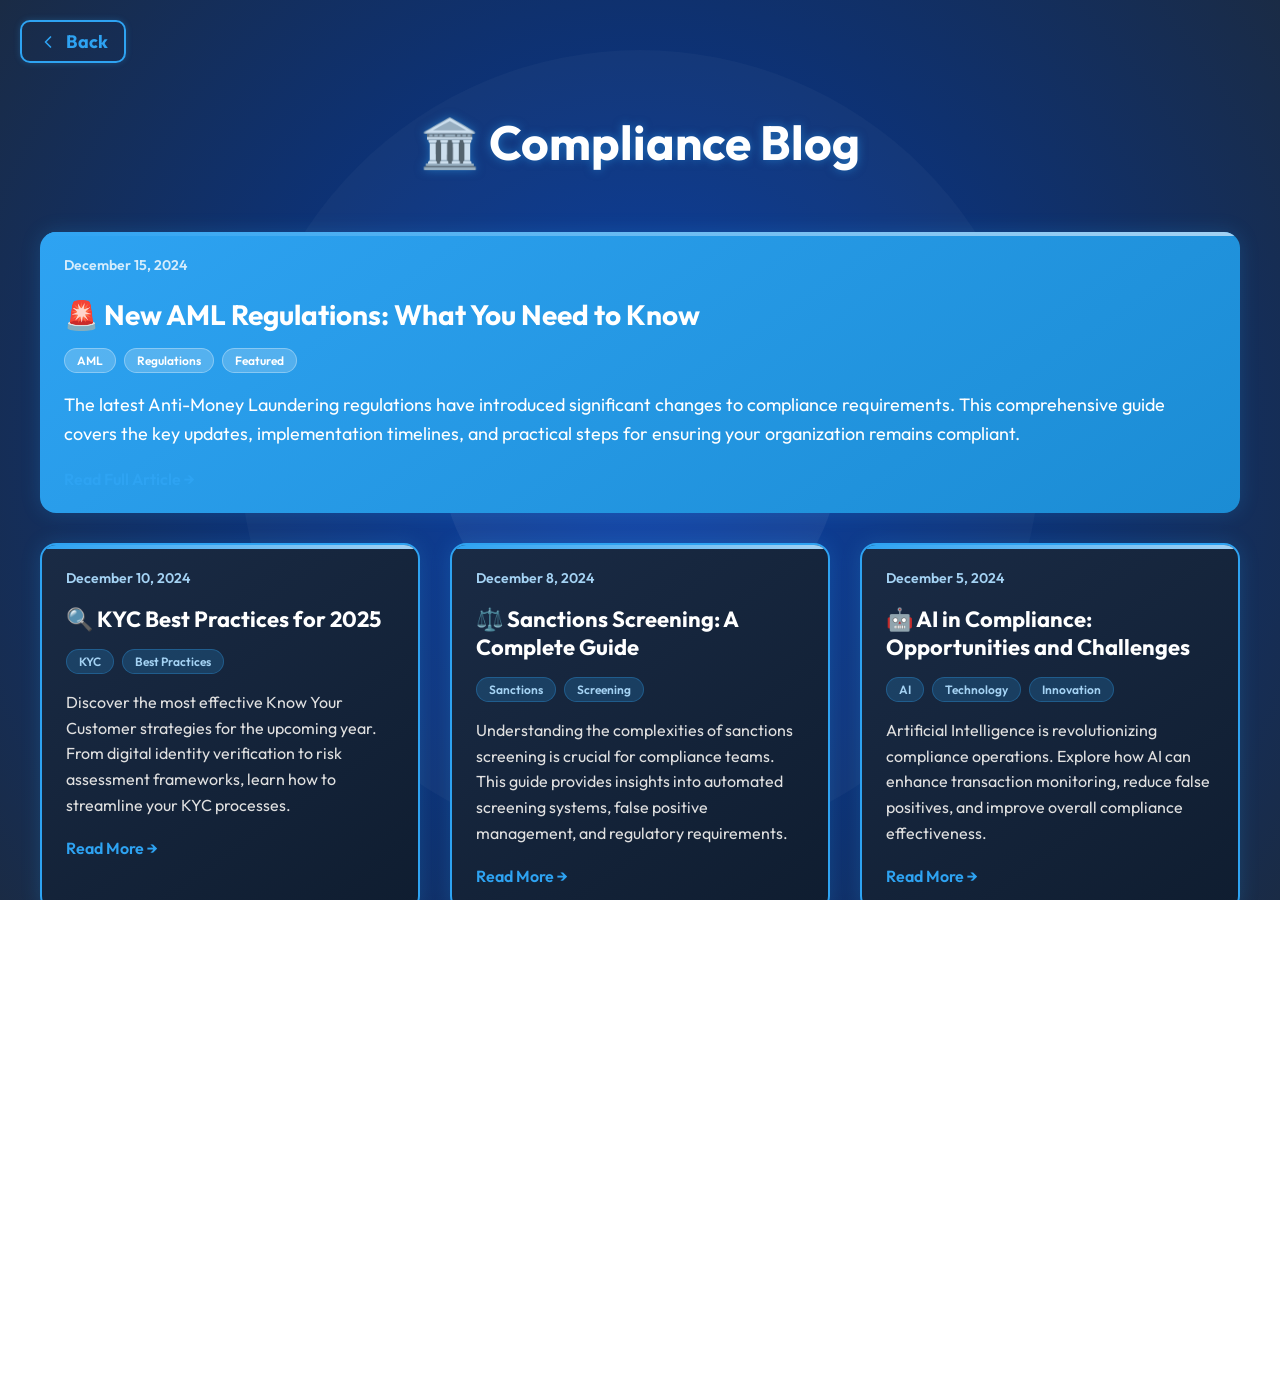
<file: blog.html>
<!DOCTYPE html>
<html lang="es">
<head>
  <meta charset="UTF-8" />
  <meta name="viewport" content="width=device-width, initial-scale=1.0"/>
  <title>SAM - Compliance Blog</title>
  <link href="https://fonts.googleapis.com/css2?family=Outfit:wght@400;700&display=swap" rel="stylesheet" />
  <link rel="icon" href="https://holdingsbpo.com/main/assets/img/Favicon-2.png" />
  <style>
    html, body {
      margin: 0;
      padding: 0;
      height: 100%;
      width: 100%;
      font-family: 'Outfit', sans-serif;
      overflow-x: hidden;
      background: radial-gradient(circle at center, #0039a6 0%, #1A2B45 100%);
      min-height: 100vh;
    }

    .noise {
      position: fixed;
      top: 0;
      left: 0;
      width: 100%;
      height: 100%;
      background-image: url('https://www.transparenttextures.com/patterns/noise.png');
      opacity: 0.06;
      pointer-events: none;
      z-index: 0;
    }

    .circle, .circle.small {
      position: fixed;
      border-radius: 50%;
      z-index: 0;
      background: rgba(255, 255, 255, 0.03);
    }

    .circle {
      width: 800px;
      height: 800px;
      top: 50%;
      left: 50%;
      transform: translate(-50%, -50%);
    }

    .circle.small {
      width: 400px;
      height: 400px;
      background: rgba(255, 255, 255, 0.05);
    }

    .back-button {
      position: fixed;
      top: 20px;
      left: 20px;
      display: inline-flex;
      align-items: center;
      gap: 8px;
      font-size: 18px;
      color: #2ea3f2;
      background-color: transparent;
      border: 2px solid #2ea3f2;
      padding: 8px 16px;
      border-radius: 10px;
      text-decoration: none;
      font-weight: bold;
      transition: all 0.3s ease;
      z-index: 10;
      animation: float-bounce 2.5s ease-in-out infinite;
      box-shadow: 0 0 6px #2ea3f240;
    }

    .back-button:hover {
      background-color: #2ea3f2;
      color: #0f1d30;
      transform: scale(1.05);
      box-shadow: 0 0 10px #2ea3f2;
    }

    .back-icon {
      width: 20px;
      height: 20px;
      stroke: currentColor;
      transition: stroke 0.3s ease;
    }

    @keyframes float-bounce {
      0%, 100% { transform: translateY(0px); }
      50% { transform: translateY(-4px); }
    }

    .main-content {
      position: relative;
      z-index: 2;
      padding: 80px 20px 40px;
      max-width: 1200px;
      margin: 0 auto;
    }

    .page-title {
      text-align: center;
      color: white;
      font-size: 48px;
      font-weight: bold;
      margin-bottom: 60px;
      text-shadow: 0 0 10px rgba(46, 163, 242, 0.5);
    }

    .blog-grid {
      display: grid;
      grid-template-columns: repeat(auto-fit, minmax(350px, 1fr));
      gap: 30px;
      margin-bottom: 40px;
    }

    .blog-card {
      background: linear-gradient(145deg, #1a2b45, #0f1d30);
      border: 2px solid #2ea3f2;
      border-radius: 16px;
      padding: 24px;
      color: white;
      transition: all 0.3s ease;
      box-shadow: 0 0 20px rgba(46, 163, 242, 0.2);
      position: relative;
      overflow: hidden;
    }

    .blog-card:hover {
      transform: translateY(-5px);
      box-shadow: 0 0 30px rgba(46, 163, 242, 0.4);
      border-color: #a4d2f3;
    }

    .blog-card::before {
      content: '';
      position: absolute;
      top: 0;
      left: 0;
      right: 0;
      height: 4px;
      background: linear-gradient(90deg, #2ea3f2, #a4d2f3);
    }

    .blog-date {
      color: #a4d2f3;
      font-size: 14px;
      margin-bottom: 12px;
      font-weight: 600;
    }

    .blog-title {
      font-size: 22px;
      font-weight: bold;
      margin-bottom: 16px;
      color: white;
    }

    .blog-excerpt {
      font-size: 16px;
      line-height: 1.6;
      margin-bottom: 20px;
      color: #e0e0e0;
    }

    .blog-tags {
      display: flex;
      flex-wrap: wrap;
      gap: 8px;
      margin-bottom: 16px;
    }

    .blog-tag {
      background: rgba(46, 163, 242, 0.2);
      color: #a4d2f3;
      padding: 4px 12px;
      border-radius: 20px;
      font-size: 12px;
      font-weight: 600;
      border: 1px solid rgba(46, 163, 242, 0.3);
    }

    .read-more {
      display: inline-flex;
      align-items: center;
      gap: 6px;
      color: #2ea3f2;
      text-decoration: none;
      font-weight: 600;
      transition: color 0.3s ease;
    }

    .read-more:hover {
      color: #a4d2f3;
    }

    .featured-card {
      grid-column: 1 / -1;
      background: linear-gradient(145deg, #2ea3f2, #1b8cd4);
      color: white;
      border: none;
    }

    .featured-card .blog-title {
      font-size: 28px;
    }

    .featured-card .blog-excerpt {
      font-size: 18px;
      color: white;
    }

    .featured-card .blog-date {
      color: rgba(255, 255, 255, 0.8);
    }

    .featured-card .blog-tag {
      background: rgba(255, 255, 255, 0.2);
      color: white;
      border: 1px solid rgba(255, 255, 255, 0.3);
    }

    .sammy {
      position: fixed;
      bottom: 20px;
      right: 30px;
      height: 200px;
      z-index: 5;
      cursor: pointer;
      transition: transform 0.3s ease;
    }

    .sammy:hover {
      transform: scale(1.05);
    }

    @keyframes bounce {
      0%, 100% { transform: translateY(0); }
      50% { transform: translateY(-8px); }
    }

    .bounce {
      animation: bounce 2s infinite;
    }

    @media (max-width: 768px) {
      .blog-grid {
        grid-template-columns: 1fr;
      }
      
      .page-title {
        font-size: 36px;
      }
      
      .main-content {
        padding: 80px 15px 40px;
      }
    }
  </style>
</head>
<body>
  <div class="noise"></div>
  <div class="circle"></div>
  <div class="circle small"></div>

  <a href="index.html" class="back-button">
    <svg xmlns="http://www.w3.org/2000/svg" class="back-icon" viewBox="0 0 24 24" fill="none" stroke="#2ea3f2" stroke-width="2" stroke-linecap="round" stroke-linejoin="round">
      <polyline points="15 18 9 12 15 6"></polyline>
    </svg>
    Back
  </a>

  <div class="main-content">
    <h1 class="page-title">🏛️ Compliance Blog</h1>
    
    <div class="blog-grid">
      <!-- Featured Article -->
      <article class="blog-card featured-card">
        <div class="blog-date">December 15, 2024</div>
        <h2 class="blog-title">🚨 New AML Regulations: What You Need to Know</h2>
        <div class="blog-tags">
          <span class="blog-tag">AML</span>
          <span class="blog-tag">Regulations</span>
          <span class="blog-tag">Featured</span>
        </div>
        <p class="blog-excerpt">
          The latest Anti-Money Laundering regulations have introduced significant changes to compliance requirements. This comprehensive guide covers the key updates, implementation timelines, and practical steps for ensuring your organization remains compliant.
        </p>
        <a href="#" class="read-more">Read Full Article →</a>
      </article>

      <!-- Regular Articles -->
      <article class="blog-card">
        <div class="blog-date">December 10, 2024</div>
        <h2 class="blog-title">🔍 KYC Best Practices for 2025</h2>
        <div class="blog-tags">
          <span class="blog-tag">KYC</span>
          <span class="blog-tag">Best Practices</span>
        </div>
        <p class="blog-excerpt">
          Discover the most effective Know Your Customer strategies for the upcoming year. From digital identity verification to risk assessment frameworks, learn how to streamline your KYC processes.
        </p>
        <a href="#" class="read-more">Read More →</a>
      </article>

      <article class="blog-card">
        <div class="blog-date">December 8, 2024</div>
        <h2 class="blog-title">⚖️ Sanctions Screening: A Complete Guide</h2>
        <div class="blog-tags">
          <span class="blog-tag">Sanctions</span>
          <span class="blog-tag">Screening</span>
        </div>
        <p class="blog-excerpt">
          Understanding the complexities of sanctions screening is crucial for compliance teams. This guide provides insights into automated screening systems, false positive management, and regulatory requirements.
        </p>
        <a href="#" class="read-more">Read More →</a>
      </article>

      <article class="blog-card">
        <div class="blog-date">December 5, 2024</div>
        <h2 class="blog-title">🤖 AI in Compliance: Opportunities and Challenges</h2>
        <div class="blog-tags">
          <span class="blog-tag">AI</span>
          <span class="blog-tag">Technology</span>
          <span class="blog-tag">Innovation</span>
        </div>
        <p class="blog-excerpt">
          Artificial Intelligence is revolutionizing compliance operations. Explore how AI can enhance transaction monitoring, reduce false positives, and improve overall compliance effectiveness.
        </p>
        <a href="#" class="read-more">Read More →</a>
      </article>

      <article class="blog-card">
        <div class="blog-date">December 3, 2024</div>
        <h2 class="blog-title">📊 Risk Assessment Frameworks</h2>
        <div class="blog-tags">
          <span class="blog-tag">Risk Management</span>
          <span class="blog-tag">Assessment</span>
        </div>
        <p class="blog-excerpt">
          Effective risk assessment is the foundation of any compliance program. Learn about different frameworks, methodologies, and tools that can help you identify and mitigate compliance risks.
        </p>
        <a href="#" class="read-more">Read More →</a>
      </article>

      <article class="blog-card">
        <div class="blog-date">November 28, 2024</div>
        <h2 class="blog-title">🔒 Data Privacy in Financial Services</h2>
        <div class="blog-tags">
          <span class="blog-tag">Data Privacy</span>
          <span class="blog-tag">GDPR</span>
          <span class="blog-tag">Security</span>
        </div>
        <p class="blog-excerpt">
          With increasing data privacy regulations, financial institutions must balance compliance requirements with operational efficiency. Discover strategies for protecting customer data while maintaining compliance.
        </p>
        <a href="#" class="read-more">Read More →</a>
      </article>
    </div>
  </div>

  <script>
    // Add some interactivity
    document.addEventListener('DOMContentLoaded', function() {
      const sammy = document.querySelector('.sammy');
      const cards = document.querySelectorAll('.blog-card');
      
      // Animate cards on scroll
      const observer = new IntersectionObserver((entries) => {
        entries.forEach(entry => {
          if (entry.isIntersecting) {
            entry.target.style.opacity = '1';
            entry.target.style.transform = 'translateY(0)';
          }
        });
      });

      cards.forEach(card => {
        card.style.opacity = '0';
        card.style.transform = 'translateY(20px)';
        card.style.transition = 'all 0.6s ease';
        observer.observe(card);
      });

      // Sammy bounce animation
      setInterval(() => {
        sammy.classList.toggle('bounce');
      }, 10000);
    });
  </script>
</body>
</html>
</file>
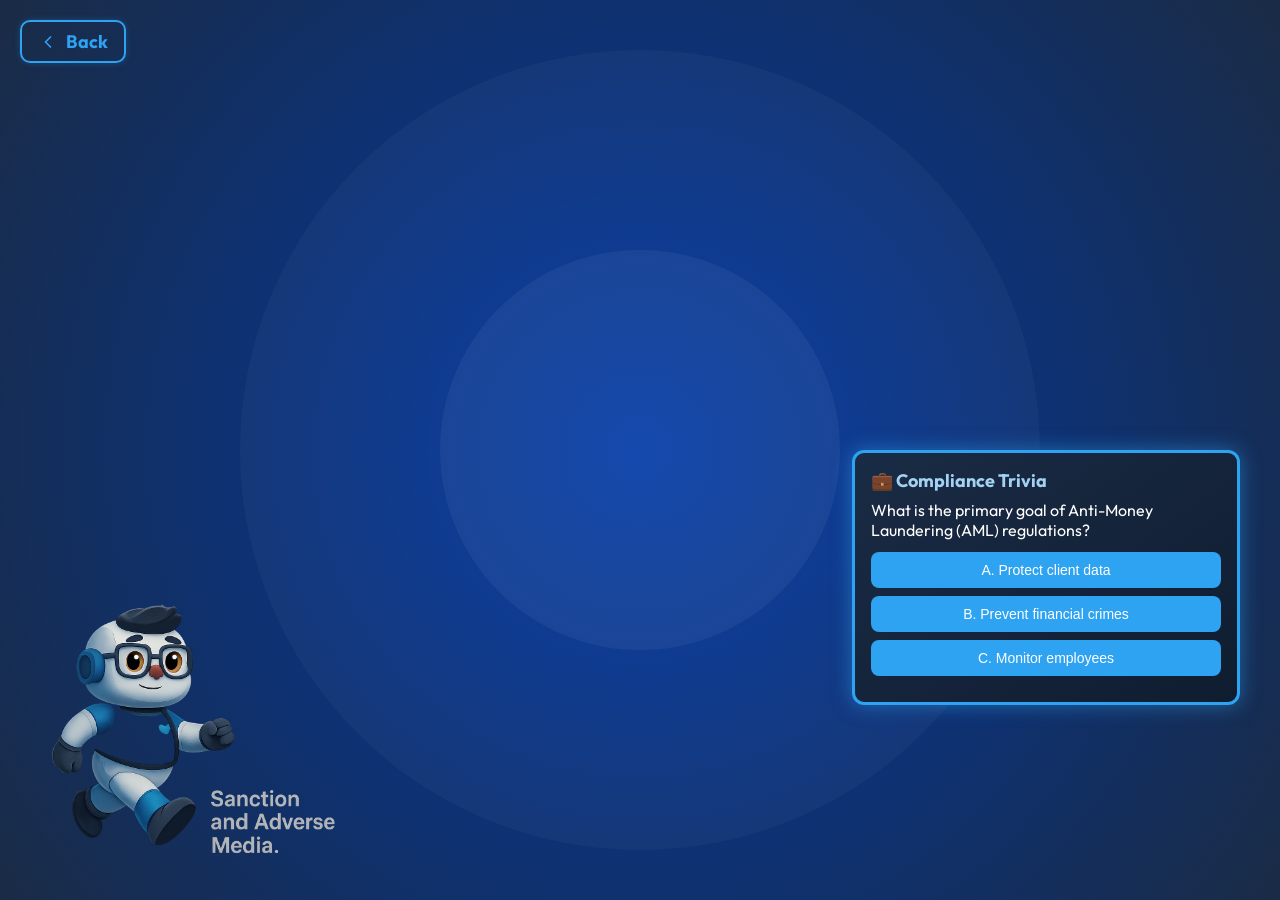
<file: sanciones.html>
<!DOCTYPE html>
<html lang="es">
<head>
  <meta charset="UTF-8" />
  <meta name="viewport" content="width=device-width, initial-scale=1.0"/>
  <title>SAM - Sanction and Adverse Media</title>
  <link href="https://fonts.googleapis.com/css2?family=Outfit:wght@400;700&display=swap" rel="stylesheet" />
  <link rel="icon" href="https://holdingsbpo.com/main/assets/img/Favicon-2.png" />
  <link rel="stylesheet" href="./css/sanciones.css" />
</head>
<body>

  <!-- Flecha de regreso -->
  <a href="index.html" class="back-button">
    <svg xmlns="http://www.w3.org/2000/svg" class="back-icon" viewBox="0 0 24 24" fill="none" stroke="#2ea3f2" stroke-width="2" stroke-linecap="round" stroke-linejoin="round">
      <polyline points="15 18 9 12 15 6"></polyline>
    </svg>
    Back
  </a>

  <div class="noise"></div>
  <div class="circle"></div>
  <div class="circle small"></div>

  <img src="assets/images/sammy.png" class="sammy bounce" id="sammy" alt="Sammy" />

  <!-- Trivia -->
  <div class="trivia-box" id="trivia-box">
    <div class="trivia-title">💼 Compliance Trivia</div>
    <div class="trivia-question" id="trivia-question">Loading question...</div>
    <div class="trivia-options" id="trivia-options"></div>
    <div class="trivia-feedback" id="trivia-feedback"></div>
  </div>

  <!-- Chat -->
  <div class="chat-box" id="chat-box">
    <div class="chat-header">
      Sammy
      <button class="close-btn" onclick="minimizeChat()">✖</button>
    </div>
    <div class="chat-messages" id="chat-messages"></div>

    <!-- Aquí va el nuevo botón -->
    <div class="reset-thread-container">
      <button id="reset-thread" title="Olvidar conversación actual">🔄 Resetear Hilo</button>
    </div>

    <div class="chat-input">
      <input type="file" id="file-input" accept=".pdf,.doc,.docx,.txt,.jpg,.jpeg,.png" style="display: none;" />
      <button type="button" class="attach-btn" onclick="document.getElementById('file-input').click()" title="Attach file">
        <svg xmlns="http://www.w3.org/2000/svg" width="18" height="18" viewBox="0 0 24 24" fill="none" stroke="currentColor" stroke-width="2" stroke-linecap="round" stroke-linejoin="round">
          <path d="m21.44 11.05-9.19 9.19a6 6 0 0 1-8.49-8.49l9.19-9.19a4 4 0 0 1 5.66 5.66l-9.2 9.19a2 2 0 0 1-2.83-2.83l8.49-8.48"/>
        </svg>
      </button>
      <input type="text" id="user-input" placeholder="¿En qué puedo ayudarte?" />
      <button onclick="sendMessage()">Enviar</button>
    </div>
    <div class="file-preview" id="file-preview" style="display: none;"></div>
  </div>

  <script src="./js/sanciones.js"></script>
</body>
</html>
</file>
<file: css/sanciones.css>
html, body {
      margin: 0;
      padding: 0;
      height: 100%;
      width: 100%;
      font-family: 'Outfit', sans-serif;
      overflow: hidden;
      background: radial-gradient(circle at center, #0039a6 0%, #1A2B45 100%);
    }

    .noise, .circle, .circle.small {
      position: absolute;
      border-radius: 50%;
      z-index: 0;
    }

    .noise {
      top: 0; left: 0; width: 100%; height: 100%;
      background-image: url('https://www.transparenttextures.com/patterns/noise.png');
      opacity: 0.06;
      pointer-events: none;
    }

    .circle {
      width: 800px; height: 800px;
      background: rgba(255, 255, 255, 0.03);
      top: 50%; left: 50%; transform: translate(-50%, -50%);
    }

    .circle.small {
      width: 400px; height: 400px;
      background: rgba(255, 255, 255, 0.05);
    }

    .sammy {
      position: absolute;
      bottom: 20px;
      left: 30px;
      height: 320px;
      z-index: 2;
      cursor: pointer;
    }

    @keyframes bounce {
      0%, 100% { transform: translateY(0); }
      50% { transform: translateY(-12px); }
    }

    .bounce {
      animation: bounce 1s infinite;
    }

    .chat-box, .trivia-box {
      position: absolute;
      top: 50%;
      border-radius: 12px;
      background: linear-gradient(145deg, #1a2b45, #0f1d30);
      border: 3px solid #2ea3f2;
      box-shadow: 0 0 20px #2ea3f280;
      color: white;
    }

    .chat-box {
      left: 20%;
      width: 60%;
      height: 70%;
      display: none;
      flex-direction: column;
      z-index: 5;
    }

    .chat-box.active {
      display: flex;
    }

    .chat-header {
      padding: 12px 20px;
      background-color: #2ea3f2;
      font-weight: bold;
      font-size: 20px;
      display: flex;
      justify-content: space-between;
      align-items: center;
    }

    .close-btn {
      background: none;
      border: none;
      color: white;
      font-size: 18px;
      cursor: pointer;
    }

    .chat-messages {
      flex: 1;
      padding: 16px;
      overflow-y: auto;
      font-size: 16px;
    }

    .chat-input {
      display: flex;
      border-top: 1px solid #2ea3f2;
    }

    .chat-input input {
      flex: 1;
      padding: 16px;
      font-size: 16px;
      border: none;
      background: #0f1d30;
      color: white;
      border-bottom-left-radius: 12px;
    }

    .chat-input button {
      background-color: #2ea3f2;
      border: none;
      padding: 16px;
      font-size: 16px;
      font-weight: bold;
      color: white;
      cursor: pointer;
      border-bottom-right-radius: 12px;
    }

    .message {
      margin-bottom: 12px;
      display: flex;
      align-items: flex-start;
      gap: 10px;
    }

    .message.user {
      justify-content: flex-end;
    }

    .message.bot {
      justify-content: flex-start;
    }

    .message.bot img {
      width: 38px;
      height: 38px;
      border-radius: 50%;
      animation: pulse 2s infinite;
      box-shadow: 0 0 12px #2ea3f2;
    }

    @keyframes pulse {
      0%, 100% { box-shadow: 0 0 0px #2ea3f280; }
      50% { box-shadow: 0 0 12px #2ea3f2; }
    }

    .bubble {
      background: #2ea3f2;
      color: white;
      padding: 10px 12px;
      border-radius: 12px;
      max-width: 60%;
      word-wrap: break-word;
    }

    .user .bubble {
      background: #a4d2f3;
      color: #0039a6;
    }

    .trivia-box {
      right: 40px;
      width: 350px;
      padding: 16px;
      z-index: 4;
    }

    .trivia-title {
      font-weight: bold;
      margin-bottom: 8px;
      font-size: 18px;
      color: #a4d2f3;
    }

    .trivia-question {
      margin-bottom: 12px;
      font-size: 16px;
    }

    .trivia-options button {
      display: block;
      margin-bottom: 8px;
      width: 100%;
      background-color: #2ea3f2;
      color: white;
      border: none;
      padding: 10px;
      font-size: 14px;
      border-radius: 8px;
      cursor: pointer;
    }

    .trivia-options button:hover {
      background-color: #1b8cd4;
    }

    .trivia-feedback {
      margin-top: 10px;
      font-style: italic;
      color: #ffda7b;
    }

    .back-button {
      position: absolute;
      top: 20px;
      left: 20px;
      display: inline-flex;
      align-items: center;
      gap: 8px;
      font-size: 18px;
      color: #2ea3f2;
      background-color: transparent;
      border: 2px solid #2ea3f2;
      padding: 8px 16px;
      border-radius: 10px;
      text-decoration: none;
      font-weight: bold;
      transition: all 0.3s ease;
      z-index: 10;
      animation: float-bounce 2.5s ease-in-out infinite;
      box-shadow: 0 0 6px #2ea3f240;
    }

    .back-button:hover {
      background-color: #2ea3f2;
      color: #0f1d30;
      transform: scale(1.05);
      box-shadow: 0 0 10px #2ea3f2;
    }

    .back-icon {
      width: 20px;
      height: 20px;
      stroke: currentColor;
      transition: stroke 0.3s ease;
    }

    .typing-indicator {
  display: inline-flex;
  align-items: center;
  gap: 4px;
  margin-right: 8px;
}

.typing-indicator span {
  width: 8px;
  height: 8px;
  border-radius: 50%;
  background-color: #2ea3f2;
  animation: typing 1.4s infinite ease-in-out;
}

.typing-indicator span:nth-child(1) {
  animation-delay: -0.32s;
}

.typing-indicator span:nth-child(2) {
  animation-delay: -0.16s;
}

.loader-gif {
  width: 24px;
  height: 24px;
  margin-right: 8px;
  vertical-align: middle;
  display: inline-block;
}

.reset-thread-container {
  text-align: center;
  margin: 10px 0;
}

#reset-thread {
  background-color: #f3f3f3;
  border: 1px solid #ccc;
  padding: 6px 12px;
  border-radius: 6px;
  font-family: 'Outfit', sans-serif;
  font-size: 14px;
  cursor: pointer;
  transition: background 0.2s ease;
}

#reset-thread:hover {
  background-color: #e0e0e0;
}

@keyframes typing {
  0%, 80%, 100% {
    transform: scale(0);
    opacity: 0.5;
  }
  40% {
    transform: scale(1);
    opacity: 1;
  }
}

@keyframes float-bounce {
  0%, 100% { transform: translateY(0px); }
  50% { transform: translateY(-4px); }
}
</file>
